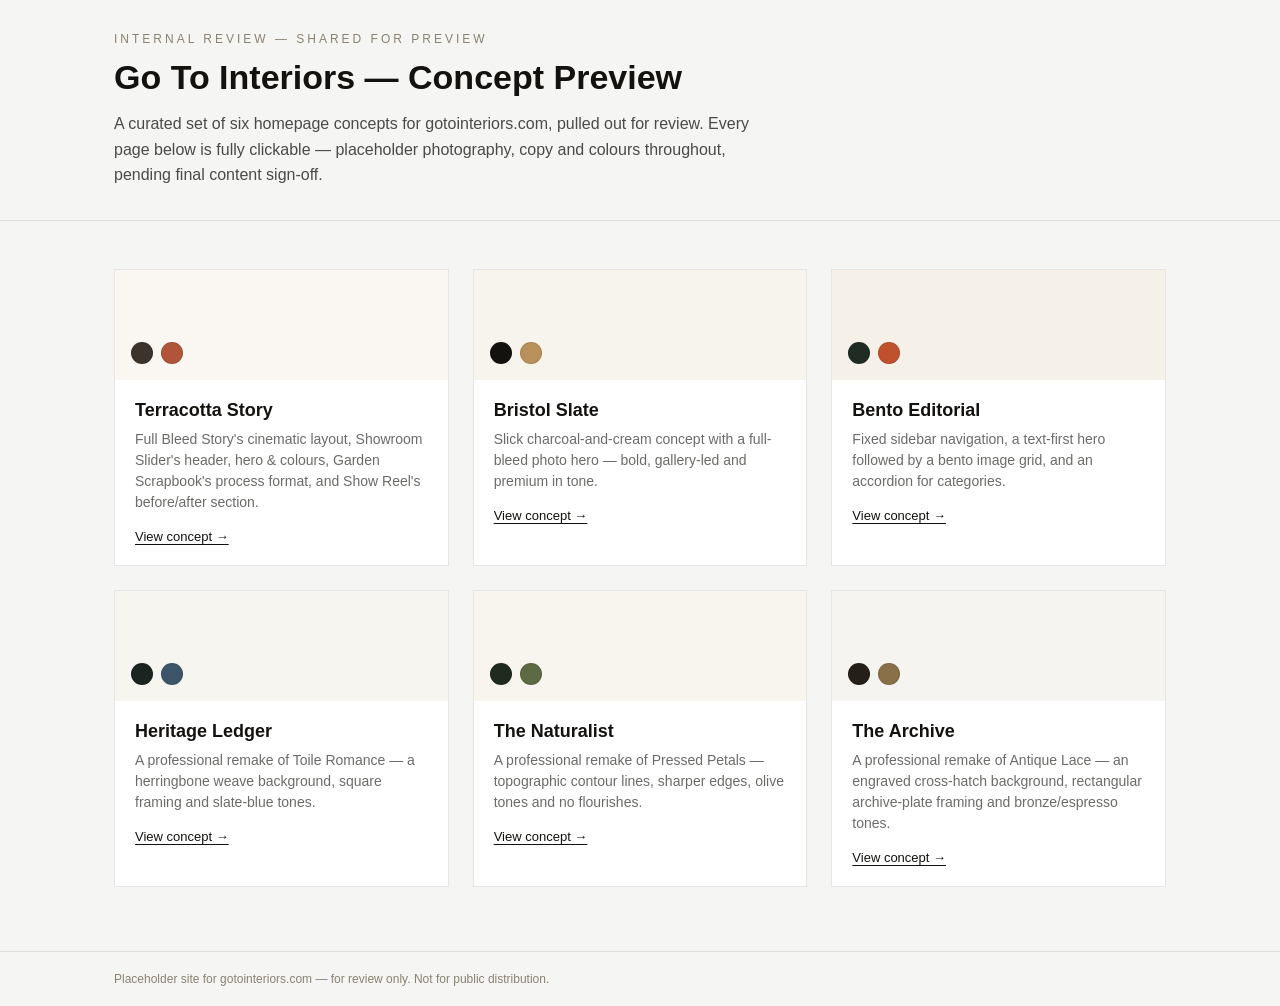
<file: index.html>
<!doctype html>
<html lang="en">
<head>
<meta charset="utf-8" />
<meta name="viewport" content="width=device-width, initial-scale=1" />
<title>Go To Interiors — Concept Preview</title>
<link rel="icon" href="/gotointeriors-preview/favicon.ico" />
<style>
  * { box-sizing: border-box; }
  body {
    margin: 0;
    font-family: -apple-system, BlinkMacSystemFont, "Segoe UI", Helvetica, Arial, sans-serif;
    background: #f5f5f3;
    color: #14120f;
  }
  header {
    border-bottom: 1px solid rgba(0,0,0,0.1);
  }
  .wrap { max-width: 1100px; margin: 0 auto; padding: 0 24px; }
  header .wrap { padding-top: 32px; padding-bottom: 32px; }
  .eyebrow {
    font-size: 12px;
    text-transform: uppercase;
    letter-spacing: 0.25em;
    color: #8a8172;
    margin: 0 0 12px;
  }
  h1 { font-size: 34px; margin: 0 0 14px; line-height: 1.15; }
  .intro { color: #4a4a48; max-width: 640px; line-height: 1.6; margin: 0; }
  main { padding: 48px 0 64px; }
  .grid {
    display: grid;
    grid-template-columns: repeat(auto-fit, minmax(280px, 1fr));
    gap: 24px;
  }
  a.card {
    display: block;
    border: 1px solid rgba(0,0,0,0.1);
    background: #fff;
    text-decoration: none;
    color: inherit;
    transition: box-shadow 0.15s ease;
  }
  a.card:hover { box-shadow: 0 8px 24px rgba(0,0,0,0.08); }
  .swatch {
    height: 110px;
    display: flex;
    align-items: flex-end;
    gap: 8px;
    padding: 16px;
  }
  .dot { width: 22px; height: 22px; border-radius: 50%; border: 1px solid rgba(0,0,0,0.1); }
  .card-body { padding: 20px; }
  .card-body h3 { margin: 0 0 8px; font-size: 18px; }
  .card-body p { margin: 0 0 14px; font-size: 14px; color: #6b6b68; line-height: 1.5; }
  .view { font-size: 13px; text-decoration: underline; text-underline-offset: 3px; }
  footer {
    border-top: 1px solid rgba(0,0,0,0.1);
    padding: 20px 0;
    font-size: 12px;
    color: #8a8172;
  }
</style>
</head>
<body>
  <header>
    <div class="wrap">
      <p class="eyebrow">Internal Review — Shared for Preview</p>
      <h1>Go To Interiors — Concept Preview</h1>
      <p class="intro">
        A curated set of six homepage concepts for gotointeriors.com, pulled out for review.
        Every page below is fully clickable — placeholder photography, copy and colours throughout,
        pending final content sign-off.
      </p>
    </div>
  </header>

  <main>
    <div class="wrap">
      <div class="grid">

        <a class="card" href="/gotointeriors-preview/designs/terracotta-story">
          <div class="swatch" style="background:#faf6f1;">
            <span class="dot" style="background:#3c332b;"></span>
            <span class="dot" style="background:#b1553a;"></span>
          </div>
          <div class="card-body">
            <h3>Terracotta Story</h3>
            <p>Full Bleed Story's cinematic layout, Showroom Slider's header, hero &amp; colours, Garden Scrapbook's process format, and Show Reel's before/after section.</p>
            <span class="view">View concept →</span>
          </div>
        </a>

        <a class="card" href="/gotointeriors-preview/designs/bristol-slate">
          <div class="swatch" style="background:#f7f4ee;">
            <span class="dot" style="background:#14120f;"></span>
            <span class="dot" style="background:#b8925a;"></span>
          </div>
          <div class="card-body">
            <h3>Bristol Slate</h3>
            <p>Slick charcoal-and-cream concept with a full-bleed photo hero — bold, gallery-led and premium in tone.</p>
            <span class="view">View concept →</span>
          </div>
        </a>

        <a class="card" href="/gotointeriors-preview/designs/bento-editorial">
          <div class="swatch" style="background:#f5f1e8;">
            <span class="dot" style="background:#1f2b23;"></span>
            <span class="dot" style="background:#c1502e;"></span>
          </div>
          <div class="card-body">
            <h3>Bento Editorial</h3>
            <p>Fixed sidebar navigation, a text-first hero followed by a bento image grid, and an accordion for categories.</p>
            <span class="view">View concept →</span>
          </div>
        </a>

        <a class="card" href="/gotointeriors-preview/designs/heritage-ledger">
          <div class="swatch" style="background:#f7f5f0;">
            <span class="dot" style="background:#1b2420;"></span>
            <span class="dot" style="background:#3d5568;"></span>
          </div>
          <div class="card-body">
            <h3>Heritage Ledger</h3>
            <p>A professional remake of Toile Romance — a herringbone weave background, square framing and slate-blue tones.</p>
            <span class="view">View concept →</span>
          </div>
        </a>

        <a class="card" href="/gotointeriors-preview/designs/the-naturalist">
          <div class="swatch" style="background:#f7f5ee;">
            <span class="dot" style="background:#212a1e;"></span>
            <span class="dot" style="background:#5c6b45;"></span>
          </div>
          <div class="card-body">
            <h3>The Naturalist</h3>
            <p>A professional remake of Pressed Petals — topographic contour lines, sharper edges, olive tones and no flourishes.</p>
            <span class="view">View concept →</span>
          </div>
        </a>

        <a class="card" href="/gotointeriors-preview/designs/the-archive">
          <div class="swatch" style="background:#f5f4f0;">
            <span class="dot" style="background:#241f19;"></span>
            <span class="dot" style="background:#8a7048;"></span>
          </div>
          <div class="card-body">
            <h3>The Archive</h3>
            <p>A professional remake of Antique Lace — an engraved cross-hatch background, rectangular archive-plate framing and bronze/espresso tones.</p>
            <span class="view">View concept →</span>
          </div>
        </a>

      </div>
    </div>
  </main>

  <footer>
    <div class="wrap">Placeholder site for gotointeriors.com — for review only. Not for public distribution.</div>
  </footer>
</body>
</html>
</file>
